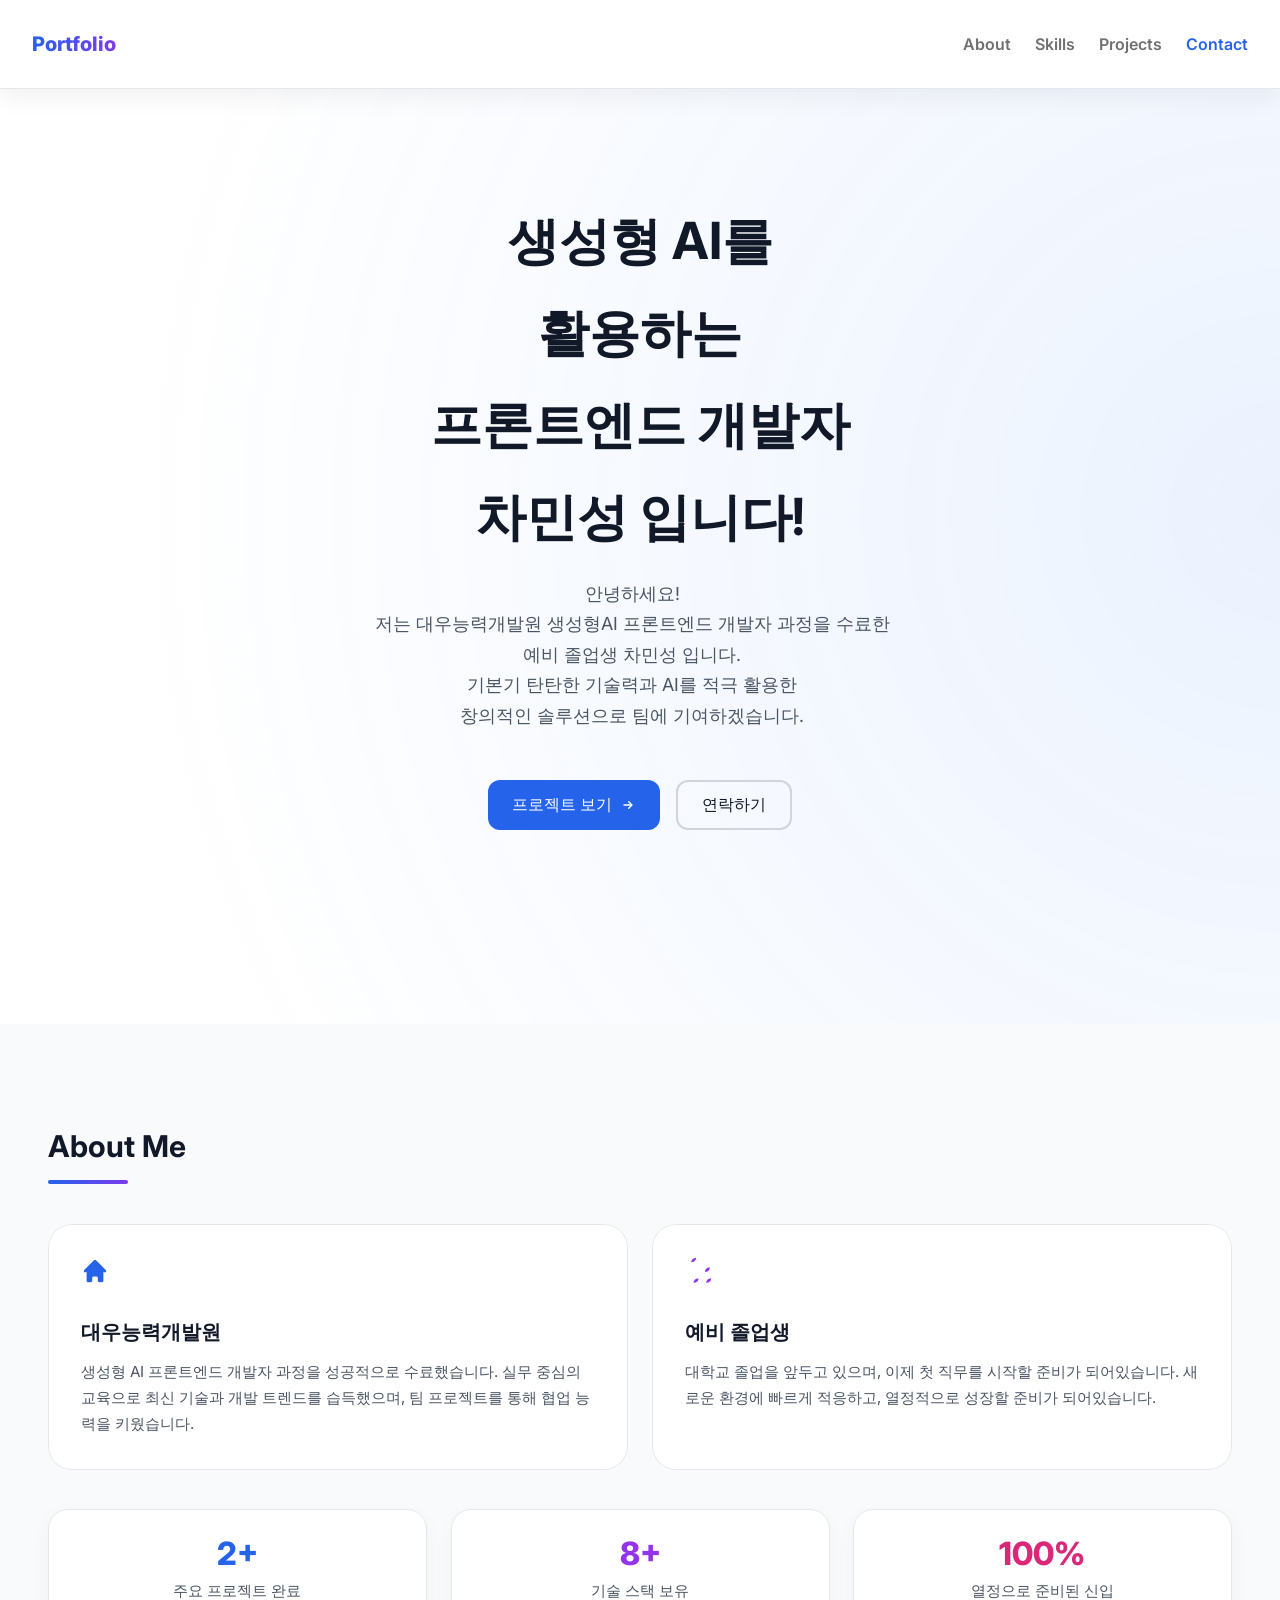
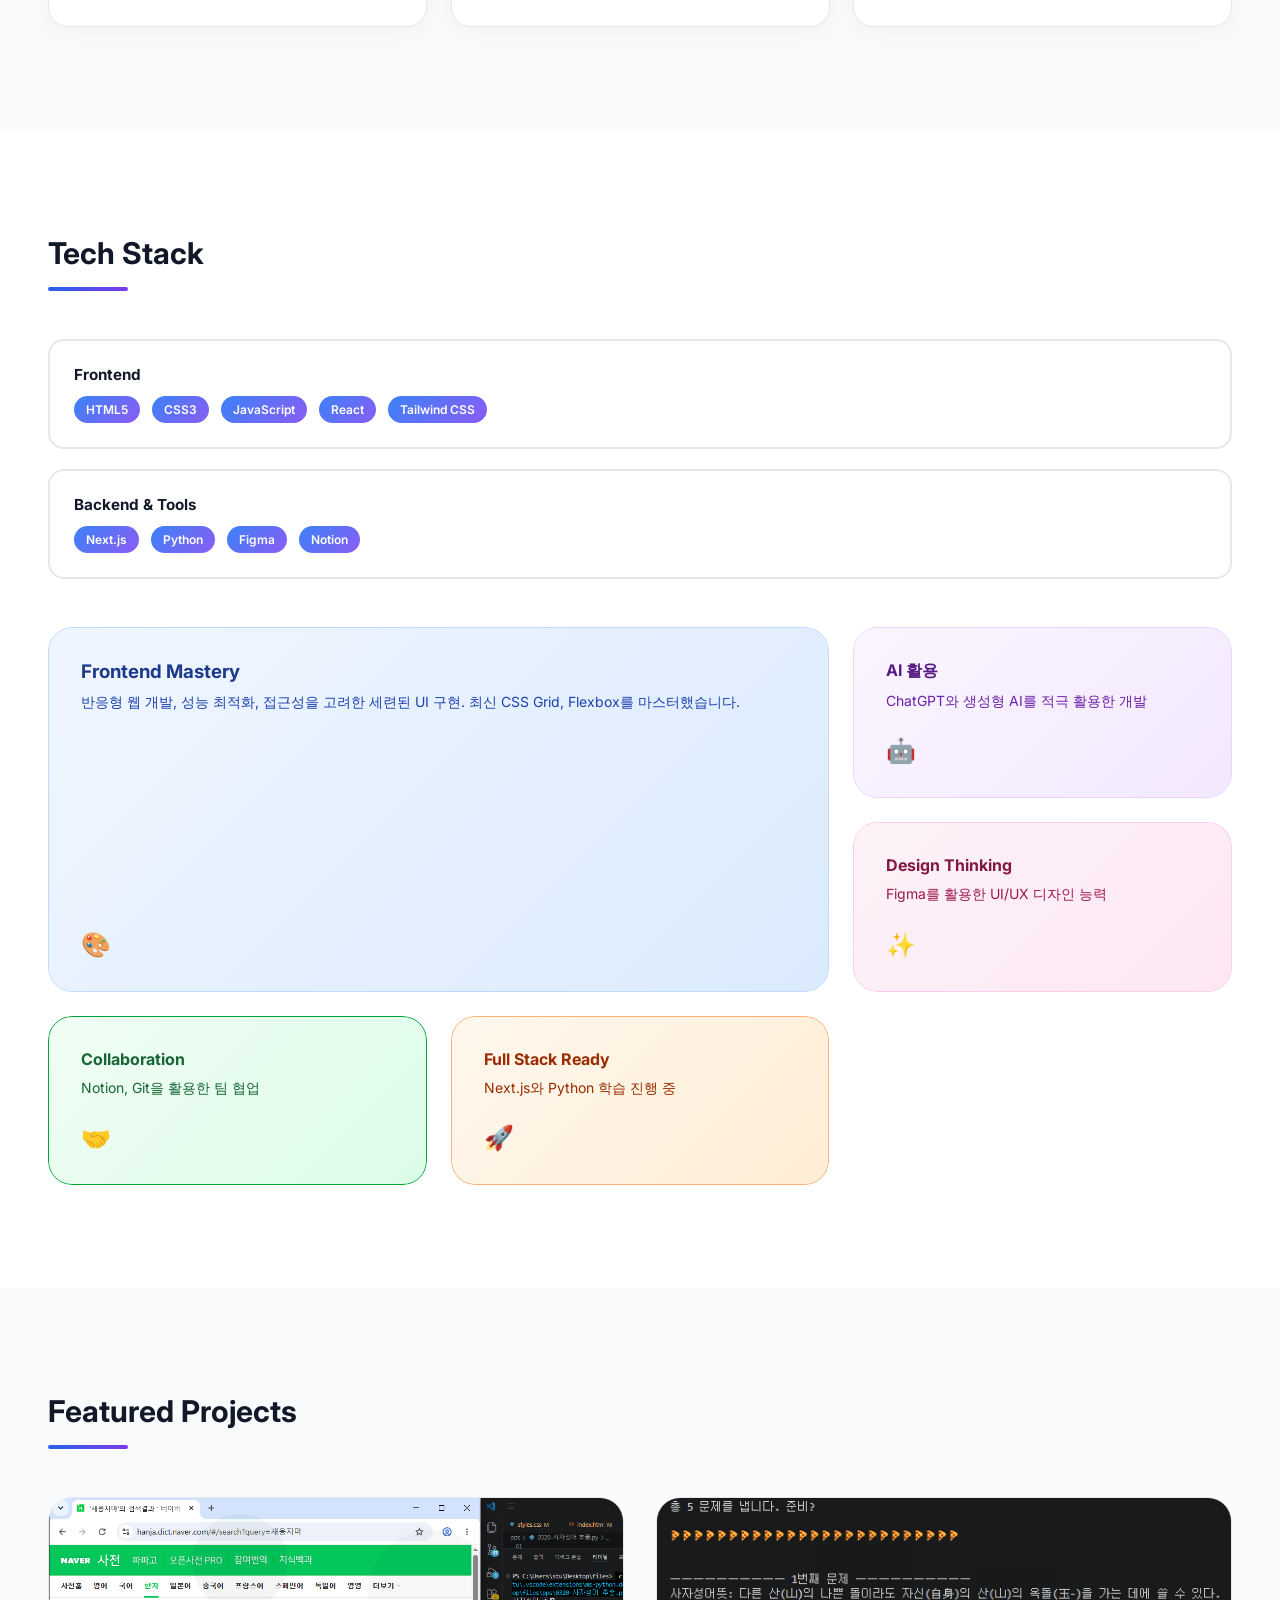
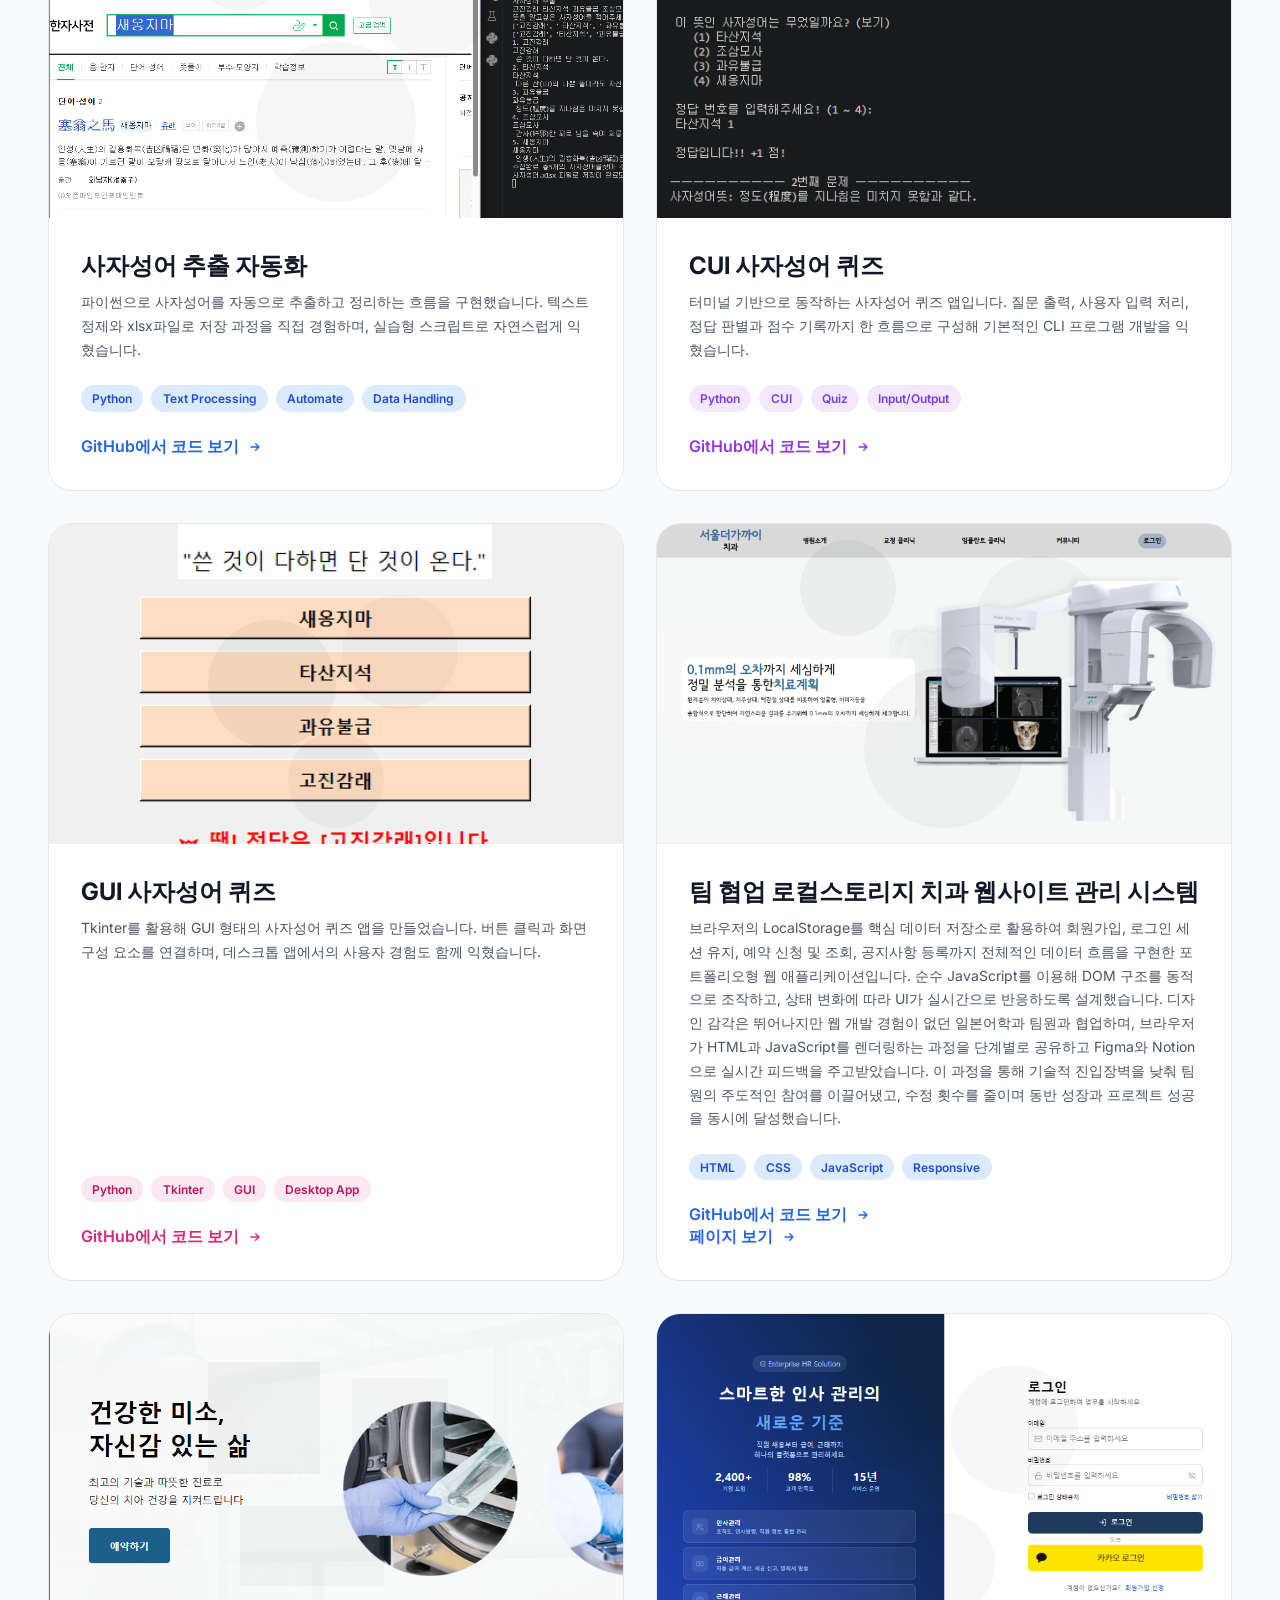
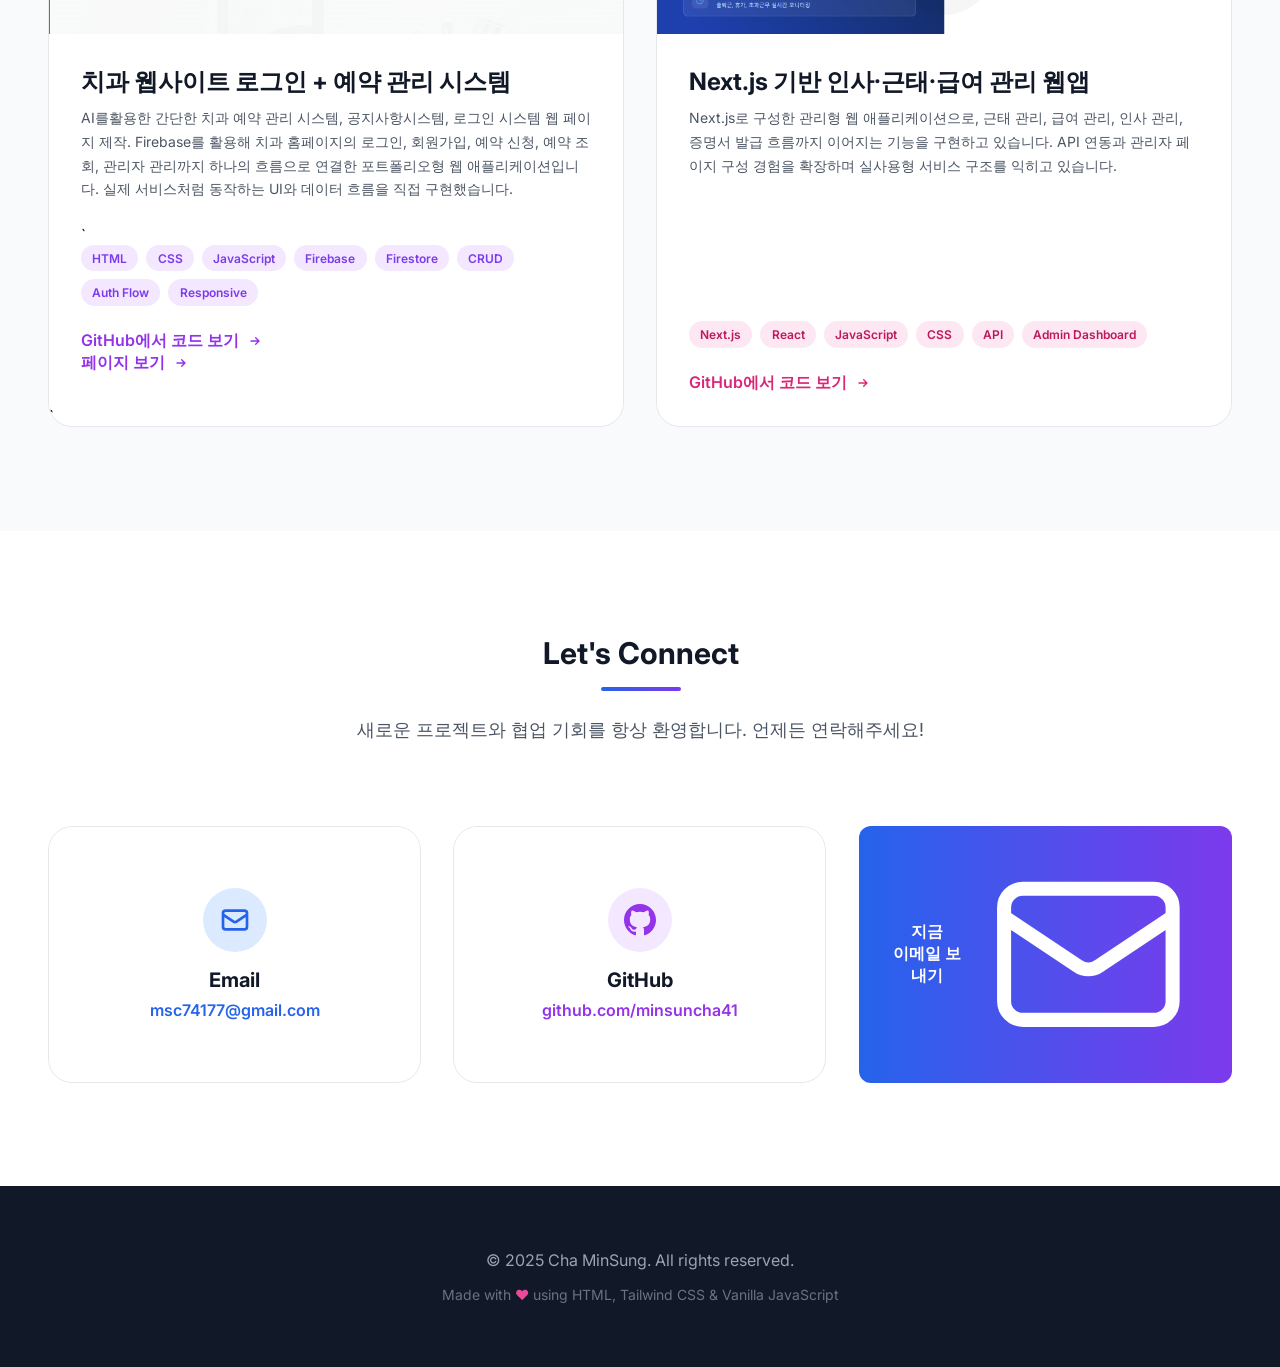
<file: index.html>
<!DOCTYPE html>
<html lang="ko">

<head>
    <meta charset="UTF-8">
    <meta name="viewport" content="width=device-width, initial-scale=1.0">
    <title>Cha MinSung | AI-Powered Frontend Developer</title>

    <link href="https://fonts.googleapis.com/css2?family=Inter:wght@400;500;600;700;800&display=swap" rel="stylesheet">

    <!-- Custom CSS -->
    <link rel="stylesheet" href="styles.css">
</head>

<body class="page-body">
    <!-- Navigation -->
    <nav class="site-nav">
        <div class="site-container">
            <div class="nav-bar">
                <div class="brand-block">
                    <span class="brand-title">
                        Portfolio
                    </span>
                </div>
                <div class="main-menu">
                    <a href="#about" class="nav-link">About</a>
                    <a href="#skills" class="nav-link">Skills</a>
                    <a href="#projects" class="nav-link">Projects</a>
                    <a href="#contact" class="nav-link">Contact</a>
                </div>
                <button class="menu-toggle" id="mobileMenuBtn">
                    <svg class="menu-icon" fill="none" stroke="currentColor" viewBox="0 0 24 24">
                        <path stroke-linecap="round" stroke-linejoin="round" stroke-width="2"
                            d="M4 6h16M4 12h16M4 18h16"></path>
                    </svg>
                </button>
            </div>
        </div>
    </nav>

    <!-- Mobile Menu -->
    <div id="mobileMenu" class="mobile-menu hidden">
        <div class="mobile-menu-list">
            <a href="#about" class="mobile-menu-link">About</a>
            <a href="#skills" class="mobile-menu-link">Skills</a>
            <a href="#projects" class="mobile-menu-link">Projects</a>
            <a href="#contact" class="mobile-menu-link">Contact</a>
        </div>
    </div>

    <!-- Hero Section -->
    <section id="hero" class="hero-section fade-in">
        <div class="site-container">
            <div class="hero-stack">
                <div class="hero-copy">
                    <h1 class="hero-title">
                        생성형 AI를 <br>
                        <span class="hero-highlight">
                            활용하는
                        </span>
                        <br>
                        프론트엔드 개발자 <br> 차민성 입니다!
                    </h1>
                    <p class="hero-description">
                        안녕하세요! <br> 저는 대우능력개발원 생성형AI 프론트엔드 개발자 과정을 수료한 <br> 예비 졸업생 차민성 입니다. <br>
                        기본기 탄탄한 기술력과 AI를 적극 활용한 <br> 창의적인 솔루션으로 팀에 기여하겠습니다.
                    </p>
                </div>
                <div class="hero-actions">
                    <a href="#projects" class="hero-button primary">
                        프로젝트 보기
                        <svg class="w-4 h-4" fill="none" stroke="currentColor" viewBox="0 0 24 24">
                            <path stroke-linecap="round" stroke-linejoin="round" stroke-width="2"
                                d="M13 7l5 5m0 0l-5 5m5-5H6"></path>
                        </svg>
                    </a>
                    <a href="#contact" class="hero-button secondary">
                        연락하기
                    </a>
                </div>
            </div>
        </div>
    </section>

    <!-- About Section -->
    <section id="about" class="section-block about-section">
        <div class="site-container">
            <div class="section-stack">
                <div class="fade-in">
                    <h2 class="section-title">About Me</h2>
                    <div class="section-line"></div>
                </div>

                <div class="info-grid">
                    <!-- About Card 1 -->
                    <div class="fade-in card-hover">
                        <div class="info-card">
                            <div class="mb-4">
                                <svg class="info-icon info-icon-blue" fill="currentColor" viewBox="0 0 20 20">
                                    <path
                                        d="M10.707 2.293a1 1 0 00-1.414 0l-7 7a1 1 0 001.414 1.414L4 10.414V17a1 1 0 001 1h2a1 1 0 001-1v-2a1 1 0 011-1h2a1 1 0 011 1v2a1 1 0 001 1h2a1 1 0 001-1v-6.586l.293.293a1 1 0 001.414-1.414l-7-7z">
                                    </path>
                                </svg>
                            </div>
                            <h3 class="info-card-title">대우능력개발원</h3>
                            <p class="info-card-copy">
                                생성형 AI 프론트엔드 개발자 과정을 성공적으로 수료했습니다.
                                실무 중심의 교육으로 최신 기술과 개발 트렌드를 습득했으며,
                                팀 프로젝트를 통해 협업 능력을 키웠습니다.
                            </p>
                        </div>
                    </div>

                    <!-- About Card 2 -->
                    <div class="fade-in card-hover" style="animation-delay: 0.1s">
                        <div class="info-card">
                            <div class="mb-4">
                                <svg class="info-icon info-icon-purple" fill="currentColor" viewBox="0 0 20 20">
                                    <path fill-rule="evenodd"
                                        d="M6.267 3.455a3.066 3.066 0 001.745-2.723 3.066 3.066 0 00-3.58 3.03A3.066 3.066 0 006.267 3.455zm9.8 6.817a3.066 3.066 0 001.745-2.723 3.066 3.066 0 00-3.58 3.03 3.066 3.066 0 001.835-.307zm.896 7.776a3.066 3.066 0 001.745-2.723 3.066 3.066 0 00-3.58 3.03 3.066 3.066 0 001.835-.307zm-9.022 0a3.066 3.066 0 001.745-2.723 3.066 3.066 0 00-3.58 3.03 3.066 3.066 0 001.835-.307z">
                                    </path>
                                </svg>
                            </div>
                            <h3 class="info-card-title">예비 졸업생</h3>
                            <p class="info-card-copy">
                                대학교 졸업을 앞두고 있으며,
                                이제 첫 직무를 시작할 준비가 되어있습니다.
                                새로운 환경에 빠르게 적응하고, 열정적으로 성장할 준비가 되어있습니다.
                            </p>
                        </div>
                    </div>
                </div>

                <!-- Stats -->
                <div class="stats-grid">
                    <div class="fade-in stat-item">
                        <div class="stat-number stat-number-blue">2+</div>
                        <p class="stat-label">주요 프로젝트 완료</p>
                    </div>
                    <div class="fade-in stat-item" style="animation-delay: 0.1s">
                        <div class="stat-number stat-number-purple">8+</div>
                        <p class="stat-label">기술 스택 보유</p>
                    </div>
                    <div class="fade-in stat-item" style="animation-delay: 0.2s">
                        <div class="stat-number stat-number-pink">100%</div>
                        <p class="stat-label">열정으로 준비된 신입</p>
                    </div>
                </div>
            </div>
        </div>
    </section>

    <!-- Tech Stack Section -->
    <section id="skills" class="section-block skills-section">
        <div class="site-container">
            <div class="section-stack">
                <div class="fade-in">
                    <h2 class="section-title">Tech Stack</h2>
                    <div class="section-line"></div>
                </div>

                <!-- Tech Badges -->
                <div class="fade-in">
                    <div class="badge-list">
                        <!-- Frontend -->
                        <div class="tech-badge">
                            <span class="badge-group-title">Frontend</span>
                            <div class="badge-row">
                                <span class="badge">HTML5</span>
                                <span class="badge">CSS3</span>
                                <span class="badge">JavaScript</span>
                                <span class="badge">React</span>
                                <span class="badge">Tailwind CSS</span>
                            </div>
                        </div>

                        <!-- Backend & More -->
                        <div class="tech-badge">
                            <span class="badge-group-title">Backend &
                                Tools</span>
                            <div class="badge-row">
                                <span class="badge">Next.js</span>
                                <span class="badge">Python</span>
                                <span class="badge">Figma</span>
                                <span class="badge">Notion</span>
                            </div>
                        </div>
                    </div>
                </div>

                <!-- Bento Grid Skills -->
                <div class="fade-in skill-grid">
                    <!-- Large Card -->
                    <div class="lg:col-span-2 lg:row-span-2 card-hover">
                        <div class="skill-card skill-card-main">
                            <div>
                                <h3 class="skill-card-title skill-card-title-blue">Frontend Mastery</h3>
                                <p class="skill-card-copy skill-card-copy-blue">
                                    반응형 웹 개발, 성능 최적화, 접근성을 고려한 세련된 UI 구현.
                                    최신 CSS Grid, Flexbox를 마스터했습니다.
                                </p>
                            </div>
                            <div class="skill-card-icon">🎨</div>
                        </div>
                    </div>

                    <!-- Small Cards -->
                    <div class="card-hover">
                        <div class="skill-card skill-card-ai">
                            <div>
                                <h4 class="skill-card-title skill-card-title-purple">AI 활용</h4>
                                <p class="skill-card-copy skill-card-copy-purple">ChatGPT와 생성형 AI를 적극 활용한 개발</p>
                            </div>
                            <div class="skill-card-icon">🤖</div>
                        </div>
                    </div>

                    <div class="card-hover">
                        <div class="skill-card skill-card-design">
                            <div>
                                <h4 class="skill-card-title skill-card-title-pink">Design Thinking</h4>
                                <p class="skill-card-copy skill-card-copy-pink">Figma를 활용한 UI/UX 디자인 능력</p>
                            </div>
                            <div class="skill-card-icon">✨</div>
                        </div>
                    </div>

                    <div class="card-hover">
                        <div class="skill-card skill-card-collab">
                            <div>
                                <h4 class="skill-card-title skill-card-title-green">Collaboration</h4>
                                <p class="skill-card-copy skill-card-copy-green">Notion, Git을 활용한 팀 협업</p>
                            </div>
                            <div class="skill-card-icon">🤝</div>
                        </div>
                    </div>

                    <div class="card-hover">
                        <div class="skill-card skill-card-stack ">
                            <div>
                                <h4 class="skill-card-title skill-card-title-orange">Full Stack Ready</h4>
                                <p class="skill-card-copy skill-card-copy-orange">Next.js와 Python 학습 진행 중</p>
                            </div>
                            <div class="skill-card-icon">🚀</div>
                        </div>
                    </div>
                </div>
            </div>
        </div>
    </section>

    <!-- Projects Section -->
    <section id="projects" class="section-block projects-section">
        <div class="site-container">
            <div class="section-stack">
                <div class="fade-in">
                    <h2 class="section-title">Featured Projects</h2>
                    <div class="section-line"></div>
                </div>

                <div class="project-grid">
                    <!-- Project 1 -->
                    <div class="fade-in card-hover group">
                        <div class="project-card">
                            <div class="project-visual project-visual-blue">
                                <div class="project-overlay">
                                    <svg class="project-overlay-svg" fill="currentColor" viewBox="0 0 100 100">
                                        <circle cx="20" cy="20" r="15" opacity="0.3" />
                                        <circle cx="80" cy="30" r="20" opacity="0.2" />
                                        <circle cx="50" cy="70" r="25" opacity="0.25" />
                                    </svg>
                                </div>
                                <div class="project-emoji"></div>
                            </div>
                            <div class="project-content">
                                <h3 class="project-title">사자성어 추출 자동화</h3>
                                <p class="project-description">
                                    파이썬으로 사자성어를 자동으로 추출하고 정리하는 흐름을 구현했습니다.
                                    텍스트 정제와 xlsx파일로 저장 과정을 직접 경험하며, 실습형 스크립트로 자연스럽게 익혔습니다.
                                </p>
                                <div class="project-tag-list">
                                    <span class="project-tag project-tag-blue">Python</span>
                                    <span class="project-tag project-tag-blue">Text Processing</span>
                                    <span class="project-tag project-tag-blue">Automate</span>
                                    <span class="project-tag project-tag-blue">Data Handling</span>
                                </div>
                                <a href="https://github.com/minsuncha41/pppysjsocc" target="_blank"
                                    class="project-link project-link-blue">
                                    GitHub에서 코드 보기
                                    <svg class="w-4 h-4" fill="none" stroke="currentColor" viewBox="0 0 24 24">
                                        <path stroke-linecap="round" stroke-linejoin="round" stroke-width="2"
                                            d="M13 7l5 5m0 0l-5 5m5-5H6"></path>
                                    </svg>
                                </a>
                            </div>
                        </div>
                    </div>

                    <!-- Project 2 -->
                    <div class="fade-in card-hover group" style="animation-delay: 0.1s">
                        <div class="project-card">
                            <div class="project-visual project-visual-purple">
                                <div class="project-overlay">
                                    <svg class="project-overlay-svg" fill="currentColor" viewBox="0 0 100 100">
                                        <rect x="10" y="10" width="30" height="30" opacity="0.3" />
                                        <rect x="60" y="20" width="25" height="25" opacity="0.2" />
                                        <rect x="15" y="60" width="35" height="35" opacity="0.25" />
                                    </svg>
                                </div>
                                <div class="project-emoji1"></div>

                            </div>
                            <div class="project-content">
                                <h3 class="project-title">CUI 사자성어 퀴즈</h3>
                                <p class="project-description">
                                    터미널 기반으로 동작하는 사자성어 퀴즈 앱입니다.
                                    질문 출력, 사용자 입력 처리, 정답 판별과 점수 기록까지 한 흐름으로 구성해
                                    기본적인 CLI 프로그램 개발을 익혔습니다.
                                </p>
                                <div class="project-tag-list">
                                    <span class="project-tag project-tag-purple">Python</span>
                                    <span class="project-tag project-tag-purple">CUI</span>
                                    <span class="project-tag project-tag-purple">Quiz</span>
                                    <span class="project-tag project-tag-purple">Input/Output</span>
                                </div>
                                <a href="https://github.com/minsuncha41/pppysjsocc" target="_blank"
                                    class="project-link project-link-purple">
                                    GitHub에서 코드 보기
                                    <svg class="w-4 h-4" fill="none" stroke="currentColor" viewBox="0 0 24 24">
                                        <path stroke-linecap="round" stroke-linejoin="round" stroke-width="2"
                                            d="M13 7l5 5m0 0l-5 5m5-5H6"></path>
                                    </svg>
                                </a>
                            </div>
                        </div>
                    </div>

                    <!-- Project 3 -->
                    <div class="fade-in card-hover group" style="animation-delay: 0.2s">
                        <div class="project-card">
                            <div class="project-visual project-visual-pink">
                                <div class="project-overlay">
                                    <svg class="project-overlay-svg" fill="currentColor" viewBox="0 0 100 100">
                                        <circle cx="30" cy="50" r="20" opacity="0.3" />
                                        <circle cx="70" cy="40" r="18" opacity="0.2" />
                                        <circle cx="50" cy="80" r="15" opacity="0.25" />
                                    </svg>
                                </div>
                                <div class="project-emoji2"></div>

                            </div>
                            <div class="project-content">
                                <h3 class="project-title">GUI 사자성어 퀴즈</h3>
                                <p class="project-description">
                                    Tkinter를 활용해 GUI 형태의 사자성어 퀴즈 앱을 만들었습니다.
                                    버튼 클릭과 화면 구성 요소를 연결하며, 데스크톱 앱에서의 사용자 경험도 함께 익혔습니다.
                                </p>
                                <div class="project-tag-list">
                                    <span class="project-tag project-tag-pink">Python</span>
                                    <span class="project-tag project-tag-pink">Tkinter</span>
                                    <span class="project-tag project-tag-pink">GUI</span>
                                    <span class="project-tag project-tag-pink">Desktop App</span>
                                </div>
                                <a href="https://github.com/minsuncha41/pppysjsocc" target="_blank"
                                    class="project-link project-link-pink">
                                    GitHub에서 코드 보기
                                    <svg class="w-4 h-4" fill="none" stroke="currentColor" viewBox="0 0 24 24">
                                        <path stroke-linecap="round" stroke-linejoin="round" stroke-width="2"
                                            d="M13 7l5 5m0 0l-5 5m5-5H6"></path>
                                    </svg>
                                </a>
                            </div>
                        </div>
                    </div>

                    <!-- Project 4 -->
                    <div class="fade-in card-hover group" style="animation-delay: 0.3s">
                        <div class="project-card">
                            <div class="project-visual project-visual-blue">
                                <div class="project-overlay">
                                    <svg class="project-overlay-svg" fill="currentColor" viewBox="0 0 100 100">
                                        <circle cx="20" cy="20" r="15" opacity="0.3" />
                                        <circle cx="80" cy="30" r="20" opacity="0.2" />
                                        <circle cx="50" cy="70" r="25" opacity="0.25" />
                                    </svg>
                                </div>
                                <div class="project-emoji3"></div>
                            </div>
                            <div class="project-content">
                                <h3 class="project-title">팀 협업 로컬스토리지 치과 웹사이트 관리 시스템</h3>
                                <p class="project-description">브라우저의 LocalStorage를 핵심 데이터 저장소로 활용하여 회원가입, 로그인 세션 유지, 예약
                                    신청 및 조회, 공지사항 등록까지 전체적인 데이터 흐름을 구현한 포트폴리오형 웹 애플리케이션입니다. 순수 JavaScript를 이용해 DOM 구조를
                                    동적으로 조작하고, 상태 변화에 따라 UI가 실시간으로 반응하도록 설계했습니다. 디자인 감각은 뛰어나지만 웹 개발 경험이 없던 일본어학과 팀원과
                                    협업하며, 브라우저가 HTML과 JavaScript를 렌더링하는 과정을 단계별로 공유하고 Figma와 Notion으로 실시간 피드백을 주고받았습니다.
                                    이 과정을 통해 기술적 진입장벽을 낮춰 팀원의 주도적인 참여를 이끌어냈고, 수정 횟수를 줄이며 동반 성장과 프로젝트 성공을 동시에 달성했습니다.
                                </p>
                                <div class="project-tag-list">
                                    <span class="project-tag project-tag-blue">HTML</span>
                                    <span class="project-tag project-tag-blue">CSS</span>
                                    <span class="project-tag project-tag-blue">JavaScript</span>
                                    <span class="project-tag project-tag-blue">Responsive</span>
                                </div>
                                <a href="https://github.com/minsuncha41/stu26/tree/master" target="_blank"
                                    class="project-link project-link-blue">
                                    GitHub에서 코드 보기
                                    <svg class="w-4 h-4" fill="none" stroke="currentColor" viewBox="0 0 24 24">
                                        <path stroke-linecap="round" stroke-linejoin="round" stroke-width="2"
                                            d="M13 7l5 5m0 0l-5 5m5-5H6"></path>
                                    </svg>
                                </a>
                                <a href=" https://minsuncha41.github.io/stu26/" target="_blank"
                                    class="project-link project-link-blue">
                                    페이지 보기
                                    <svg class="w-4 h-4" fill="none" stroke="currentColor" viewBox="0 0 24 24">
                                        <path stroke-linecap="round" stroke-linejoin="round" stroke-width="2"
                                            d="M13 7l5 5m0 0l-5 5m5-5H6"></path>
                                    </svg>
                                </a>
                            </div>
                        </div>
                    </div>

                    <!-- Project 5 -->
                    <div class="fade-in card-hover group" style="animation-delay: 0.4s">
                        <div class="project-card">
                            <div class="project-visual project-visual-purple">
                                <div class="project-overlay">
                                    <svg class="project-overlay-svg" fill="currentColor" viewBox="0 0 100 100">
                                        <rect x="10" y="15" width="35" height="35" opacity="0.3" />
                                        <rect x="55" y="20" width="30" height="25" opacity="0.2" />
                                        <rect x="20" y="60" width="45" height="25" opacity="0.25" />
                                    </svg>
                                </div>
                                <div class="project-emoji4"></div>
                            </div>
                            <div class="project-content">
                                <h3 class="project-title">치과 웹사이트 로그인 + 예약 관리 시스템</h3>
                                <p class="project-description">
                                    AI를활용한 간단한 치과 예약 관리 시스템, 공지사항시스템, 로그인 시스템 웹 페이지 제작. Firebase를 활용해 치과 홈페이지의 로그인,
                                    회원가입, 예약 신청, 예약 조회, 관리자
                                    관리까지
                                    하나의 흐름으로 연결한 포트폴리오형 웹 애플리케이션입니다.
                                    실제 서비스처럼 동작하는 UI와 데이터 흐름을 직접 구현했습니다.
                                </p>`
                                <div class="project-tag-list">
                                    <span class="project-tag project-tag-purple">HTML</span>
                                    <span class="project-tag project-tag-purple">CSS</span>
                                    <span class="project-tag project-tag-purple">JavaScript</span>
                                    <span class="project-tag project-tag-purple">Firebase</span>
                                    <span class="project-tag project-tag-purple">Firestore</span>
                                    <span class="project-tag project-tag-purple">CRUD</span>
                                    <span class="project-tag project-tag-purple">Auth Flow</span>
                                    <span class="project-tag project-tag-purple">Responsive</span>
                                </div>
                                <a href="https://github.com/minsuncha41/cgaiplgt" target="_blank"
                                    class="project-link project-link-purple">
                                    GitHub에서 코드 보기
                                    <svg class="w-4 h-4" fill="none" stroke="currentColor" viewBox="0 0 24 24">
                                        <path stroke-linecap="round" stroke-linejoin="round" stroke-width="2"
                                            d="M13 7l5 5m0 0l-5 5m5-5H6"></path>
                                    </svg>
                                </a>
                                <a href="https://minsuncha41.github.io/cgaiplgt/" target="_blank"
                                    class="project-link project-link-purple">
                                    페이지 보기
                                    <svg class="w-4 h-4" fill="none" stroke="currentColor" viewBox="0 0 24 24">
                                        <path stroke-linecap="round" stroke-linejoin="round" stroke-width="2"
                                            d="M13 7l5 5m0 0l-5 5m5-5H6"></path>
                                    </svg>
                                </a>
                            </div>`
                        </div>
                    </div>

                    <!-- Project 6 -->

                    <div class="fade-in card-hover group" style="animation-delay: 0.5s">
                        <div class="project-card">
                            <div class="project-visual project-visual-pink">
                                <div class="project-overlay">
                                    <svg class="project-overlay-svg" fill="currentColor" viewBox="0 0 100 100">
                                        <circle cx="30" cy="30" r="18" opacity="0.3" />
                                        <circle cx="72" cy="36" r="20" opacity="0.2" />
                                        <circle cx="50" cy="78" r="16" opacity="0.25" />
                                    </svg>
                                </div>
                                <div class="project-emoji5"></div>
                            </div>
                            <div class="project-content">
                                <h3 class="project-title">Next.js 기반 인사·근태·급여 관리 웹앱</h3>
                                <p class="project-description">
                                    Next.js로 구성한 관리형 웹 애플리케이션으로, 근태 관리, 급여 관리, 인사 관리,
                                    증명서 발급 흐름까지 이어지는 기능을 구현하고 있습니다.
                                    API 연동과 관리자 페이지 구성 경험을 확장하며 실사용형 서비스 구조를 익히고 있습니다.
                                </p>
                                <div class="project-tag-list">
                                    <span class="project-tag project-tag-pink">Next.js</span>
                                    <span class="project-tag project-tag-pink">React</span>
                                    <span class="project-tag project-tag-pink">JavaScript</span>
                                    <span class="project-tag project-tag-pink">CSS</span>
                                    <span class="project-tag project-tag-pink">API</span>
                                    <span class="project-tag project-tag-pink">Admin Dashboard</span>
                                </div>
                                <a href="https://github.com/minsuncha41/stu.pub" target="_blank"
                                    class="project-link project-link-pink">
                                    GitHub에서 코드 보기
                                    <svg class="w-4 h-4" fill="none" stroke="currentColor" viewBox="0 0 24 24">
                                        <path stroke-linecap="round" stroke-linejoin="round" stroke-width="2"
                                            d="M13 7l5 5m0 0l-5 5m5-5H6"></path>
                                    </svg>
                                </a>
                            </div>
                        </div>
                    </div>
                </div>
            </div>
        </div>
    </section>

    <!-- Contact Section -->
    <section id="contact" class="section-block contact-section">
        <div class="site-container">
            <div class="section-stack">
                <div class="fade-in contact-intro">
                    <h2 class="section-title">Let's Connect</h2>
                    <div class="section-line centered"></div>
                    <p class="contact-intro-copy">
                        새로운 프로젝트와 협업 기회를 항상 환영합니다.
                        언제든 연락해주세요!
                    </p>
                </div>

                <div class="contact-grid">
                    <!-- Email Card -->
                    <div class="fade-in card-hover">
                        <div class="contact-card">
                            <div class="contact-icon contact-icon-blue">
                                <svg class="contact-icon-svg contact-icon-svg-blue" fill="none" stroke="currentColor"
                                    viewBox="0 0 24 24">
                                    <path stroke-linecap="round" stroke-linejoin="round" stroke-width="2"
                                        d="M3 8l7.89 5.26a2 2 0 002.22 0L21 8M5 19h14a2 2 0 002-2V7a2 2 0 00-2-2H5a2 2 0 00-2 2v10a2 2 0 002 2z">
                                    </path>
                                </svg>
                            </div>
                            <h3 class="contact-card-title">Email</h3>
                            <a href="mailto:your.email@example.com" class="contact-link contact-link-blue">
                                msc74177@gmail.com
                            </a>
                        </div>
                    </div>

                    <!-- GitHub Card -->
                    <div class="fade-in card-hover" style="animation-delay: 0.1s">
                        <div class="contact-card">
                            <div class="contact-icon contact-icon-purple">
                                <svg class="contact-icon-svg contact-icon-svg-purple" fill="currentColor"
                                    viewBox="0 0 24 24">
                                    <path
                                        d="M12 0c-6.626 0-12 5.373-12 12 0 5.302 3.438 9.8 8.207 11.387.599.111.793-.261.793-.577v-2.234c-3.338.726-4.033-1.416-4.033-1.416-.546-1.387-1.333-1.756-1.333-1.756-1.089-.745.083-.729.083-.729 1.205.084 1.839 1.237 1.839 1.237 1.07 1.834 2.807 1.304 3.492.997.107-.775.418-1.305.762-1.604-2.665-.305-5.467-1.334-5.467-5.931 0-1.311.469-2.381 1.236-3.221-.124-.303-.535-1.524.117-3.176 0 0 1.008-.322 3.301 1.23.957-.266 1.983-.399 3.003-.404 1.02.005 2.047.138 3.006.404 2.291-1.552 3.297-1.23 3.297-1.23.653 1.653.242 2.874.118 3.176.77.84 1.235 1.911 1.235 3.221 0 4.609-2.807 5.624-5.479 5.921.43.372.823 1.102.823 2.222v 3.293c0 .319.192.694.801.576 4.765-1.589 8.199-6.086 8.199-11.386 0-6.627-5.373-12-12-12z" />
                                </svg>
                            </div>
                            <h3 class="contact-card-title">GitHub</h3>
                            <a href="https://github.com/minsuncha41" target="_blank"
                                class="contact-link contact-link-purple">
                                github.com/minsuncha41
                            </a>
                        </div>
                    </div>
                    <!-- 
                    <div class="fade-in card-hover" style="animation-delay: 0.2s">
                        <div class="contact-card">
                            <div class="contact-icon contact-icon-pink">
                                <svg class="contact-icon-svg contact-icon-svg-pink" fill="currentColor"
                                    viewBox="0 0 24 24">
                                    <path
                                        d="M20.447 20.452h-3.554v-5.569c0-1.328-.027-3.037-1.852-3.037-1.853 0-2.136 1.445-2.136 2.939v5.667H9.351V9h3.414v1.561h.046c.477-.9 1.637-1.85 3.37-1.85 3.601 0 4.267 2.37 4.267 5.455v6.286zM5.337 7.433c-1.144 0-2.063-.926-2.063-2.065 0-1.138.92-2.063 2.063-2.063 1.14 0 2.064.925 2.064 2.063 0 1.139-.925 2.065-2.064 2.065zm1.782 13.019H3.555V9h3.564v11.452zM22.225 0H1.771C.792 0 0 .774 0 1.729v20.542C0 23.227.792 24 1.771 24h20.451C23.2 24 24 23.227 24 22.271V1.729C24 .774 23.2 0 22.225 0z" />
                                </svg>
                            </div>
                            <h3 class="contact-card-title">LinkedIn</h3>
                            <a href="https://linkedin.com/in/yourprofile" target="_blank"
                                class="contact-link contact-link-pink">
                                linkedin.com/in/yourprofile
                            </a>
                        </div>
                    </div>
                    -->

                    <!-- CTA Section -->
                    <div class="fade-in cta-area">
                        <a href="mailto:msc74177@gmail.com" class="cta-button">
                            지금 <br> 이메일 보내기
                            <svg class="button-icon" fill="none" stroke="currentColor" viewBox="0 0 24 24">
                                <path stroke-linecap="round" stroke-linejoin="round" stroke-width="1.5"
                                    d="M3 8l7.89 5.26a2 2 0 002.22 0L21 8M5 19h14a2 2 0 002-2V7a2 2 0 00-2-2H5a2 2 0 00-2 2v10a2 2 0 002 2z">
                                </path>
                            </svg>
                        </a>
                    </div>
                </div>
            </div>
        </div>
    </section>

    <!-- Footer -->
    <footer class="page-footer">
        <div class="site-container footer-content">
            <p class="footer-copy">
                © 2025 Cha MinSung. All rights reserved.
            </p>
            <p class="footer-meta">
                Made with <span class="footer-heart">❤</span> using HTML, Tailwind CSS & Vanilla JavaScript
            </p>
        </div>
    </footer>

    <!-- JavaScript -->
    <script src="script.js"></script>
</body>

</html>
</file>
<file: styles.css>
/* ===================================
   Custom Styles for Portfolio
   =================================== */

* {
    scroll-behavior: smooth;
}

body {
    font-family: 'Inter', sans-serif;
    -webkit-font-smoothing: antialiased;
    -moz-osx-font-smoothing: grayscale;
}

/* ===================================
   Animations
   =================================== */

@keyframes fadeIn {
    from {
        opacity: 0;
        transform: translateY(20px);
    }

    to {
        opacity: 1;
        transform: translateY(0);
    }
}

@keyframes slideDown {
    from {
        opacity: 0;
        transform: translateY(-10px);
    }

    to {
        opacity: 1;
        transform: translateY(0);
    }
}

@keyframes float {

    0%,
    100% {
        transform: translateY(0px);
    }

    50% {
        transform: translateY(-10px);
    }
}

@keyframes shimmer {
    0% {
        background-position: -1000px 0;
    }

    100% {
        background-position: 1000px 0;
    }
}

/* ===================================
   Fade-in Effect (Intersection Observer)
   =================================== */

.fade-in {
    opacity: 0;
    transform: translateY(30px);
    animation: fadeIn 0.6s ease-out forwards;
}

.fade-in:nth-child(1) {
    animation-delay: 0s;
}

.fade-in:nth-child(2) {
    animation-delay: 0.1s;
}

.fade-in:nth-child(3) {
    animation-delay: 0.2s;
}

.fade-in:nth-child(4) {
    animation-delay: 0.3s;
}

.fade-in:nth-child(5) {
    animation-delay: 0.4s;
}

/* ===================================
   Card Hover Effects
   =================================== */

.card-hover {
    background: transparent;
    border-radius: 1.5rem;
    overflow: hidden;
    transition: all 0.3s cubic-bezier(0.4, 0, 0.2, 1);
}


.card-hover:hover {
    transform: translateY(-8px);
    box-shadow: 0 20px 40px rgba(0, 0, 0, 0.1);
}

/* ===================================
   Hover Link Effects
   =================================== */

.hover-link {
    position: relative;
    transition: all 0.3s ease;
}

.hover-link::after {
    content: '';
    position: absolute;
    width: 0;
    height: 2px;
    bottom: -4px;
    left: 0;
    background: linear-gradient(90deg, #3b82f6, #8b5cf6);
    transition: width 0.3s ease;
}

.hover-link:hover::after {
    width: 100%;
}

/* ===================================
   Lift Effect
   =================================== */

.hover-lift {
    transition: all 0.3s cubic-bezier(0.4, 0, 0.2, 1);
}

.hover-lift:hover {
    transform: translateY(-4px);
    box-shadow: 0 20px 40px rgba(59, 130, 246, 0.3);
}

.hover-lift:active {
    transform: translateY(-2px);
}

/* ===================================
   Tech Stack Section
   =================================== */

.tech-badge {
    background: white;
    border: 2px solid #e5e7eb;
    border-radius: 16px;
    padding: 24px;
    transition: all 0.3s ease;
    flex: 1;
    min-width: 280px;
}

.tech-badge:hover {
    border-color: #3b82f6;
    box-shadow: 0 10px 30px rgba(59, 130, 246, 0.1);
}

.badge {
    display: inline-block;
    padding: 6px 12px;
    background: linear-gradient(135deg, #3b82f6, #8b5cf6);
    color: white;
    border-radius: 20px;
    font-size: 12px;
    font-weight: 600;
    transition: all 0.3s ease;
}

.badge:hover {
    transform: scale(1.05);
    box-shadow: 0 5px 15px rgba(59, 130, 246, 0.3);
}

/* ===================================
   Bento Grid Section
   =================================== */

.bento-grid {
    display: grid;
    grid-template-columns: repeat(auto-fit, minmax(200px, 1fr));
    gap: 16px;
    grid-auto-rows: auto;
}

.bento-item {
    transition: all 0.3s ease;
}

.bento-item:hover {
    transform: scale(1.02);
}

/* ===================================
   Navigation
   =================================== */

nav {
    animation: slideDown 0.5s ease-out;
}

/* ===================================
   Responsive Design
   =================================== */

@media (max-width: 768px) {
    .fade-in {
        animation-duration: 0.4s;
    }

    .card-hover:hover {
        transform: translateY(-4px);
    }

    .hover-lift:hover {
        transform: translateY(-2px);
    }

    .tech-badge {
        min-width: auto;
    }


}

/* ===================================
   Reduced Motion Support
   =================================== */

@media (prefers-reduced-motion: reduce) {
    * {
        animation-duration: 0.01ms !important;
        animation-iteration-count: 1 !important;
        transition-duration: 0.01ms !important;
    }

    .fade-in {
        opacity: 1;
        transform: none;
    }

    .card-hover:hover,
    .hover-lift:hover {
        transform: none;
    }
}

/* ===================================
   Text Utilities
   =================================== */

.text-shadow-sm {
    text-shadow: 0 1px 2px rgba(0, 0, 0, 0.05);
}

.line-through-gradient {
    background: linear-gradient(90deg, #3b82f6, #8b5cf6);
    height: 3px;
    width: 100%;
    border-radius: 2px;
}

/* ===================================
   Button States
   =================================== */

button {
    cursor: pointer;
    transition: all 0.3s ease;
}

button:active {
    transform: scale(0.98);
}

/* ===================================
   Link States
   =================================== */

a {
    transition: color 0.3s ease;
}

a:visited {
    color: inherit;
}

/* ===================================
   Focus States (Accessibility)
   =================================== */

button:focus-visible,
a:focus-visible,
input:focus-visible {
    outline: 2px solid #3b82f6;
    outline-offset: 2px;
}

/* ===================================
   Scrollbar Styling
   =================================== */

::-webkit-scrollbar {
    width: 10px;
}

::-webkit-scrollbar-track {
    background: #f1f5f9;
}

::-webkit-scrollbar-thumb {
    background: #cbd5e1;
    border-radius: 5px;
}

::-webkit-scrollbar-thumb:hover {
    background: #94a3b8;
}

/* ===================================
   Selection Color
   =================================== */

::selection {
    background: linear-gradient(135deg, #3b82f6, #8b5cf6);
    color: white;
}

::-moz-selection {
    background: linear-gradient(135deg, #3b82f6, #8b5cf6);
    color: white;
}

/* ===================================
   Custom Gradient Text
   =================================== */

.gradient-text {
    background: linear-gradient(135deg, #3b82f6, #8b5cf6, #ec4899);
    -webkit-background-clip: text;
    -webkit-text-fill-color: transparent;
    background-clip: text;
}

/* ===================================
   Loading Animation
   =================================== */

.loading-shimmer {
    background: linear-gradient(90deg,
            #f3f4f6,
            #e5e7eb,
            #f3f4f6);
    background-size: 1000px 100%;
    animation: shimmer 2s infinite;
}

/* ===================================
   Smooth Scroll Behavior (already in HTML)
   =================================== */

html {
    scroll-behavior: smooth;
    scroll-padding-top: 96px;
}

section[id] {
    scroll-margin-top: 96px;
}

/* ===================================
   Dark Mode Support (Optional)
   =================================== */

@media (prefers-color-scheme: dark) {
    /* You can add dark mode styles here if needed */
}

/* ===================================
   Print Styles
   =================================== */

@media print {

    nav,
    footer {
        display: none;
    }

    a {
        color: #3b82f6;
        text-decoration: underline;
    }
}

/* ===================================
   Extra: Smooth Page Load
   =================================== */

html {
    opacity: 1;
    transition: opacity 0.3s ease;
}

/* ===================================
   Section Spacing Utilities
   =================================== */

section {
    position: relative;
}

section::before {
    content: '';
    position: absolute;
    top: 0;
    left: 0;
    width: 100%;
    height: 100%;
    pointer-events: none;
}

/* ===================================
   Floating Animation
   =================================== */

.float {
    animation: float 3s ease-in-out infinite;
}

/* ===================================
   Custom Spacing
   =================================== */

.gap-gradient {
    background: linear-gradient(90deg, transparent, rgba(59, 130, 246, 0.1), transparent);
}

/* ===================================
   Text Truncation Utilities
   =================================== */

.line-clamp-2 {
    display: -webkit-box;
    line-clamp: 2;
    -webkit-line-clamp: 2;
    -webkit-box-orient: vertical;
    overflow: hidden;
}

.line-clamp-3 {
    display: -webkit-box;
    line-clamp: 3;
    -webkit-line-clamp: 3;
    -webkit-box-orient: vertical;
    overflow: hidden;
}

/* ===================================
   Button Styles Enhancement
   =================================== */

.btn-primary {
    background: linear-gradient(135deg, #3b82f6, #8b5cf6);
    color: white;
    font-weight: 600;
    border-radius: 8px;
    padding: 12px 24px;
    transition: all 0.3s ease;
    border: none;
}

.btn-primary:hover {
    transform: translateY(-2px);
    box-shadow: 0 10px 30px rgba(59, 130, 246, 0.3);
}

.btn-secondary {
    background: white;
    color: #1f2937;
    border: 2px solid #e5e7eb;
    font-weight: 600;
    border-radius: 8px;
    padding: 12px 24px;
    transition: all 0.3s ease;
}

.btn-secondary:hover {
    border-color: #3b82f6;
    background: #eff6ff;
    color: #3b82f6;
}

/* ===================================
   Hero Section Enhancement
   =================================== */

#hero {
    position: relative;
    overflow: hidden;
}

#hero::before {
    content: '';
    position: absolute;
    top: -50%;
    right: -50%;
    width: 200%;
    height: 200%;
    background: radial-gradient(circle, rgba(59, 130, 246, 0.1) 0%, transparent 70%);
    animation: float 20s ease-in-out infinite;
    pointer-events: none;
}

#hero>* {
    position: relative;
    z-index: 1;
}

/* ===================================
   Semantic layout classes
   =================================== */

.page-body {
    margin: 0;
    background: #ffffff;
    color: #111827;
    font-family: 'Inter', sans-serif;
    -webkit-font-smoothing: antialiased;
    -moz-osx-font-smoothing: grayscale;
}

.site-nav {
    position: fixed;
    top: 0;
    left: 0;
    width: 100%;
    background: rgba(255, 255, 255, 0.96);
    border-bottom: 1px solid #e5e7eb;
    box-shadow: 0 8px 24px rgba(15, 23, 42, 0.06);
    backdrop-filter: blur(12px);
    z-index: 1000;
}

.site-container {
    max-width: 1280px;
    margin: 0 auto;
    padding: 1rem 2rem;
}

.nav-bar {
    display: flex;
    align-items: center;
    justify-content: space-between;
    min-height: 3.5rem;
}

.brand-block {
    flex-shrink: 0;
}

.brand-title {
    display: inline-block;
    font-size: 1.25rem;
    font-weight: 800;
    background: linear-gradient(90deg, #2563eb, #7c3aed);
    -webkit-background-clip: text;
    background-clip: text;
    -webkit-text-fill-color: transparent;
    color: transparent;
}

.main-menu {
    display: none;
    align-items: center;
    gap: 1.5rem;
}

.nav-link {
    color: #707070;
    text-decoration: none;
    font-weight: 600;
    transition: color 0.3s ease;
}

.nav-link:hover {
    color: #000000;
}

.menu-toggle {
    display: inline-flex;
    align-items: center;
    justify-content: center;
    border: 0;
    background: transparent;
    color: #4b5563;
    padding: 0.4rem;
    border-radius: 0.5rem;
    cursor: pointer;
    transition: all 0.2s ease;
}

.menu-toggle:hover {
    background: #f3f4f6;
    color: #111827;
}

.menu-icon {
    width: 1.5rem;
    height: 1.5rem;
    transition: transform 0.3s ease;
}

@media (min-width: 768px) {
    .main-menu {
        display: flex;
    }

    .menu-toggle {
        display: none;
    }

    .mobile-menu {
        display: none;
    }

}

.mobile-menu {
    position: fixed;
    top: 85.7px;
    left: 0;
    width: 100%;
    background: #ffffff;
    border-bottom: 1px solid #e5e7eb;
    z-index: 40;
    transition: all 0.3s ease;
}

.mobile-menu.hidden {
    opacity: 0;
    pointer-events: none;
    transform: translateY(-10px);
}

.mobile-menu-list {
    padding: 1rem;
    display: flex;
    flex-direction: column;
    gap: 0.5rem;
}

.mobile-menu-link {
    display: block;
    padding: 0.5rem 0.75rem;
    color: #4b5563;
    text-decoration: none;
    border-radius: 0.5rem;
}

.mobile-menu-link:hover {
    background: #f9fafb;
    color: #111827;
}

.hero-stack {
    display: flex;
    flex-direction: column;
    gap: 2rem;
}

.hero-copy {
    width: 100%;
    max-width: 42rem;
    margin: 0 auto;
    display: flex;
    flex-direction: column;
    text-align: center;
    gap: 1rem;
}

.hero-title {
    margin: 0;
    font-size: 2.25rem;
    font-weight: 700;
    line-height: 1.8;
}

.hero-accent {
    display: inline-block;
    background: linear-gradient(90deg, #2563eb, #7c3aed, #db2777);
    -webkit-background-clip: text;
    background-clip: text;
    color: transparent;
}

.hero-description {
    margin: 0;
    max-width: 43rem;
    font-size: 1.125rem;
    line-height: 1.7;
    color: #4b5563;
}

.hero-actions {
    margin: 0 auto;
    display: flex;
    flex-wrap: wrap;
    gap: 1rem;
}

.info-grid,
.stats-grid,
.badge-list,
.skill-grid,
.project-grid,
.contact-grid {
    display: grid;
    gap: 1.5rem;
}

.info-grid {
    grid-template-columns: 1fr;
}

.stats-grid {
    grid-template-columns: 1fr;
}

.badge-list {
    gap: 1.25rem;
}

.badge-row {
    display: flex;
    flex-wrap: wrap;
    gap: 0.75rem;
    margin-top: 0.75rem;
}

.badge-group-title {
    display: block;
    font-size: 0.95rem;
    font-weight: 700;
    color: #111827;
}

.skill-grid {
    grid-template-columns: 1fr;
}

.skill-grid .card-hover:first-child {
    grid-column: span 1;
}

.section-block {
    padding: 5.5rem 1rem;
}

.about-section,
.projects-section {
    background: #f9fafb;
}

.skills-section,
.contact-section {
    background: #ffffff;
}

.section-stack {
    display: flex;
    flex-direction: column;
    gap: 3rem;
}

.about-section .section-stack {
    gap: 2.5rem;
}

.info-card {
    padding: 2rem;
    display: flex;
    flex-direction: column;
    gap: 0.85rem;
    min-height: 100%;
}

.info-card-title {
    margin: 0;
    font-size: 1.25rem;
    font-weight: 700;
    color: #111827;
}

.info-card-copy {
    margin: 0;
    color: #4b5563;
    line-height: 1.7;
    font-size: 0.95rem;
}

.info-icon {
    width: 1.75rem;
    height: 1.75rem;
}

.info-icon-blue {
    color: #2563eb;
}

.info-icon-purple {
    color: #9333ea;
}

.stat-item {
    background: #ffffff;
    border: 1px solid #e5e7eb;
    border-radius: 1.25rem;
    padding: 1.5rem;
    text-align: center;
    box-shadow: 0 6px 20px rgba(15, 23, 42, 0.04);
}

.stat-number {
    font-size: 2rem;
    font-weight: 800;
    margin-bottom: 0.5rem;
}

.stat-number-blue {
    color: #2563eb;
}

.stat-number-purple {
    color: #9333ea;
}

.stat-number-pink {
    color: #db2777;
}

.stat-label {
    margin: 0;
    color: #4b5563;
    font-size: 0.95rem;
}

.page-footer {

    background: #111827;
    color: #f3f4f6;
    padding: 3rem 1rem;
}

.footer-content {
    text-align: center;
}

.hero-button {
    display: inline-flex;
    align-items: center;
    gap: 0.5rem;
    padding: 0.75rem 1.5rem;
    border-radius: 0.75rem;
    font-weight: 500;
    text-decoration: none;
    transition: all 0.3s ease;
}

.hero-button.primary {
    background: #2563eb;
    color: #ffffff;
}

.hero-button.primary:hover {
    background: #1d4ed8;
}

.hero-button.secondary {
    border: 2px solid #d1d5db;
    color: #111827;
    background: transparent;
}

.hero-button.secondary:hover {
    border-color: #2563eb;
    background: #eff6ff;
}

.hero-section {
    padding: calc(8rem + 50px) 1rem;
}

.section-title {
    margin: 0 0 1rem;
    font-size: 1.875rem;
    font-weight: 700;
}

.section-line {
    width: 5rem;
    height: 0.25rem;
    border-radius: 9999px;
    background: linear-gradient(90deg, #2563eb, #7c3aed);
}

.section-line.centered {
    margin: 0 auto 1.5rem;
}

.info-card,
.contact-card,
.project-card {
    background: #ffffff;
    border: 1px solid #e5e7eb;
    border-radius: 1.5rem;
    box-shadow: 0 1px 2px rgba(0, 0, 0, 0.05);
    height: 100%;
}

.info-icon-wrap {
    margin-bottom: 0.25rem;
}

.contact-card {
    padding: 2rem;
    text-align: center;
    display: flex;
    flex-direction: column;
    justify-content: center;
}

.contact-card a {
    text-align: center;
    display: flex;
    flex-direction: column;
    justify-content: center;
}

.project-card {
    overflow: hidden;
    display: flex;
    flex-direction: column;
    transition: box-shadow 0.3s ease, transform 0.3s ease;
}

.project-card:hover {
    box-shadow: 0 20px 40px rgba(0, 0, 0, 0.12);
    transform: translateY(-4px);
}

.project-visual {
    height: 20rem;
    display: flex;
    align-items: center;
    justify-content: center;
    overflow: hidden;
    position: relative;
}

.project-overlay {
    position: absolute;
    inset: 0;
    opacity: 0.15;
}

.project-overlay-svg {
    width: 100%;
    height: 100%;
}

.project-tag-list {
    display: flex;
    flex-wrap: wrap;
    gap: 0.5rem;
    margin-bottom: 1.5rem;
}

.project-tag {
    display: inline-flex;
    align-items: center;
    padding: 0.35rem 0.7rem;
    border-radius: 999px;
    font-size: 0.75rem;
    font-weight: 600;
}

.project-tag-blue {
    background: #dbeafe;
    color: #1d4ed8;
}

.project-tag-purple {
    background: #f3e8ff;
    color: #7c3aed;
}

.project-tag-pink {
    background: #fce7f3;
    color: #be185d;
}

.project-visual-blue {
    background: linear-gradient(135deg, #3b82f6, #2563eb);
}

.project-visual-purple {
    background: linear-gradient(135deg, #a855f7, #9333ea);
}

.project-visual-pink {
    background: linear-gradient(135deg, #ec4899, #db2777);
}

.skill-card {
    border-radius: 1.5rem;
    padding: 2rem;
    height: 100%;
    display: flex;
    flex-direction: column;
    justify-content: space-between;
    border: 1px solid transparent;
}

.skill-card-main {
    background: linear-gradient(135deg, #eff6ff, #dbeafe);
    border-color: #bfdbfe;
}

.skill-card-ai {
    background: linear-gradient(135deg, #faf5ff, #f3e8ff);
    border-color: #e9d5ff;
}

.skill-card-design {
    background: linear-gradient(135deg, #fdf2f8, #fce7f3);
    border-color: #fbcfe8;
}

.skill-card-collab {
    background: linear-gradient(135deg, #f0fdf4, #dcfce7);
    border-color: #00a53a;
}

.skill-card-stack {
    background: linear-gradient(135deg, #fff7ed, #ffedd5);
    border-color: #ffb077;
}

.skill-card-title {
    margin: 0 0 0.5rem;
    font-weight: 700;
}

.skill-card-title-blue {
    color: #1e3a8a;
}

.skill-card-title-purple {
    color: #581c87;
}

.skill-card-title-pink {
    color: #831843;
}

.skill-card-title-green {
    color: #166534;
}

.skill-card-title-orange {
    color: #9a2c00;
}

.skill-card-copy {
    margin: 0;
    font-size: 0.875rem;
    line-height: 1.6;
}

.skill-card-copy-blue {
    color: #1e40af;
}

.skill-card-copy-purple {
    color: #6b21a8;
}

.skill-card-copy-pink {
    color: #9d174d;
}

.skill-card-copy-green {
    color: #166534;
}

.skill-card-copy-orange {
    color: #9a2c00;
}

.skill-card-icon {
    margin-top: 1.5rem;
    font-size: 1.5rem;
}

.project-media {
    position: relative;
    display: flex;
    align-items: center;
    justify-content: center;
    width: 100%;
    height: 100%;
    min-height: 180px;
    z-index: 10;
}

.project-image {
    width: 100%;
    height: 100%;
    object-fit: cover;
    display: block;
}

.project-image-fallback {
    position: absolute;
    inset: 0;
    display: flex;
    align-items: center;
    justify-content: center;
    padding: 1rem;
    color: #ffffff;
    font-size: 0.95rem;
    font-weight: 600;
    letter-spacing: 0.04em;
    background: rgba(255, 255, 255, 0.14);
    backdrop-filter: blur(4px);
    text-align: center;
}

.project-image:not([src=""])+.project-image-fallback {
    display: none;
}

.contact-icon {
    display: inline-flex;
    align-items: center;
    justify-content: center;
    width: 4rem;
    height: 4rem;
    border-radius: 9999px;
    margin: 0 auto 1rem;
}

.contact-icon-blue {
    background: #dbeafe;
}

.contact-icon-purple {
    background: #f3e8ff;
}

.contact-icon-pink {
    background: #fce7f3;
}

.contact-icon-svg {
    width: 2rem;
    height: 2rem;
}

.contact-icon-svg-blue {
    color: #2563eb;
}

.contact-icon-svg-purple {
    color: #9333ea;
}

.contact-icon-svg-pink {
    color: #db2777;
}

.cta-button {
    width: 100%;
    display: inline-flex;
    align-items: center;
    justify-content: center;
    gap: 0.75rem;
    padding: 1rem 2rem;
    background: linear-gradient(90deg, #2563eb, #7c3aed);
    color: #ffffff;
    border-radius: 0.75rem;
    font-weight: 600;
    text-decoration: none;
    transition: all 0.3s ease;
}

.cta-button:hover {
    transform: translateY(-2px);
    box-shadow: 0 15px 30px rgba(59, 130, 246, 0.25);
}

.project-grid,
.contact-grid {
    display: grid;
    gap: 2rem;
}

.project-grid {
    grid-template-columns: repeat(1, minmax(0, 1fr));
}

.contact-grid {
    grid-template-columns: repeat(1, minmax(0, 1fr));
}

.project-content {
    padding: 2rem;
    display: flex;
    flex-direction: column;
    flex-grow: 1;
}

.project-title {
    margin: 0 0 0.5rem;
    font-size: 1.5rem;
    font-weight: 700;
}

.project-description {
    margin: 0 0 1.5rem;
    color: #4b5563;
    font-size: 0.875rem;
    line-height: 1.7;
    flex-grow: 1;
}

.project-tags {
    display: flex;
    flex-wrap: wrap;
    gap: 0.5rem;
    margin-bottom: 1.5rem;
}

.project-link,
.contact-link {
    display: inline-flex;
    align-items: center;
    gap: 0.5rem;
    font-weight: 600;
    text-decoration: none;
    transition: color 0.3s ease;
}

.project-link-blue,
.contact-link-blue {
    color: #2563eb;
}

.project-link-purple,
.contact-link-purple {
    color: #9333ea;
}

.project-link-pink,
.contact-link-pink {
    color: #db2777;
}

.project-link:hover,
.contact-link:hover {
    opacity: 0.85;
}

.contact-intro {
    max-width: 42rem;
    margin: 0 auto;
    text-align: center;
}

.contact-intro-copy {
    margin: 0 0 2rem;
    font-size: 1.125rem;
    color: #4b5563;
    line-height: 1.7;
}

.contact-card-title {
    margin: 0 0 0.5rem;
    font-size: 1.25rem;
    font-weight: 700;
}

.contact-card-title a {
    text-align: center;
}

.cta-area {
    text-align: center;
}

.footer-copy {
    margin: 0 0 1rem;
    color: #9ca3af;
}

.footer-meta {
    margin: 0;
    font-size: 0.875rem;
    color: #6b7280;
}

.footer-heart {
    color: #ec4899;
}

@media (min-width: 768px) {
    .info-grid {
        grid-template-columns: repeat(2, minmax(0, 1fr));
    }

    .stats-grid {
        grid-template-columns: repeat(3, minmax(0, 1fr));
    }

    .skill-grid {
        grid-template-columns: repeat(2, minmax(0, 1fr));
    }

    .skill-grid .card-hover:first-child {
        grid-column: span 2;
    }

    .project-grid {
        grid-template-columns: repeat(2, minmax(0, 1fr));
    }

    .contact-grid {
        grid-template-columns: repeat(3, minmax(0, 1fr));
    }
}

@media (min-width: 1024px) {
    .hero-stack {
        gap: 3rem;
    }

    .hero-copy {
        max-width: 44rem;
    }

    .hero-title {
        font-size: clamp(2.5rem, 4vw, 3.6rem);
    }

    .skill-grid {
        grid-template-columns: repeat(3, minmax(0, 1fr));
    }

    .skill-grid .card-hover:first-child {
        grid-column: span 2;
        grid-row: span 2;
    }
}

/* ===================================
   Tailwind-like utility layer converted to pure CSS
   =================================== */

:root {
    --bg-white: #ffffff;
    --bg-gray-50: #f9fafb;
    --bg-gray-100: #f3f4f6;
    --bg-gray-900: #111827;
    --text-gray-900: #111827;
    --text-gray-600: #4b5563;
    --text-gray-500: #6b7280;
    --text-gray-400: #9ca3af;
    --text-gray-100: #f3f4f6;
    --text-blue-600: #2563eb;
    --text-blue-700: #1d4ed8;
    --text-blue-800: #1e40af;
    --text-blue-900: #1e3a8a;
    --text-purple-600: #9333ea;
    --text-purple-700: #7e22ce;
    --text-purple-800: #6b21a8;
    --text-purple-900: #581c87;
    --text-pink-600: #db2777;
    --text-pink-700: #be185d;
    --text-pink-800: #9d174d;
    --text-pink-900: #831843;
    --text-green-800: #166534;
    --text-orange-800: #9a2c00;
    --border-gray-100: #f3f4f6;
    --border-gray-200: #e5e7eb;
    --border-gray-300: #d1d5db;
    --border-blue-200: #bfdbfe;
    --border-purple-200: #e9d5ff;
    --border-pink-200: #fbcfe8;
    --border-green-200: #bbf7d0;
    --border-orange-200: #fed7aa;
}

* {
    box-sizing: border-box;
}

body {
    margin: 0;
    background: var(--bg-white);
    color: var(--text-gray-900);
}

img {
    display: block;
    max-width: 100%;
}

.container,
.max-w-7xl {
    max-width: 1280px;
    margin-left: auto;
    margin-right: auto;
}

.mx-auto {
    margin-left: auto;
    margin-right: auto;
}

.px-4 {
    padding-left: 1rem;
    padding-right: 1rem;
}

.px-6 {
    padding-left: 1.5rem;
    padding-right: 1.5rem;
}

.px-8 {
    padding-left: 2rem;
    padding-right: 2rem;
}

.py-4 {
    padding-top: 1rem;
    padding-bottom: 1rem;
}

.py-8 {
    padding-top: 2rem;
    padding-bottom: 2rem;
}

.py-12 {
    padding-top: 3rem;
    padding-bottom: 3rem;
}

.py-20 {
    padding-top: 5rem;
    padding-bottom: 5rem;
}

.pt-32 {
    padding-top: 8rem;
}

.pb-20 {
    padding-bottom: 5rem;
}

.p-6 {
    padding: 1.5rem;
}

.p-8 {
    padding: 2rem;
}

.mb-2 {
    margin-bottom: 0.5rem;
}

.mb-3 {
    margin-bottom: 0.75rem;
}

.mb-4 {
    margin-bottom: 1rem;
}

.mb-6 {
    margin-bottom: 1.5rem;
}

.mb-8 {
    margin-bottom: 2rem;
}

.mt-2 {
    margin-top: 0.5rem;
}

.mt-4 {
    margin-top: 1rem;
}

.mt-6 {
    margin-top: 1.5rem;
}

.flex {
    display: flex;
}

.inline-flex {
    display: inline-flex;
}

.grid {
    display: grid;
}

.block {
    display: block;
}

.hidden {
    display: none;
}

.flex-col {
    flex-direction: column;
}

.flex-wrap {
    flex-wrap: wrap;
}

.flex-grow {
    flex-grow: 1;
}

.flex-shrink-0 {
    flex-shrink: 0;
}

.items-center {
    align-items: center;
}

.justify-between {
    justify-content: space-between;
}

.justify-center {
    justify-content: center;
}

.gap-2 {
    gap: 0.5rem;
}

.gap-3 {
    gap: 0.75rem;
}

.gap-4 {
    gap: 1rem;
}

.gap-6 {
    gap: 1.5rem;
}

.gap-8 {
    gap: 2rem;
}

.space-y-2>*+* {
    margin-top: 0.5rem;
}

.space-y-8>*+* {
    margin-top: 2rem;
}

.space-y-12>*+* {
    margin-top: 3rem;
}

.space-x-8>*+* {
    margin-left: 2rem;
}

.w-full {
    width: 100%;
}

.w-4 {
    width: 1rem;
}

.w-5 {
    width: 1.25rem;
}

.w-6 {
    width: 1.5rem;
}

.w-8 {
    width: 2rem;
}

.w-12 {
    width: 3rem;
}

.w-16 {
    width: 4rem;
}

.w-20 {
    width: 5rem;
}

.h-1 {
    height: 0.25rem;
}

.h-4 {
    height: 1rem;
}

.h-5 {
    height: 1.25rem;
}

.h-6 {
    height: 1.5rem;
}

.h-8 {
    height: 2rem;
}

.h-12 {
    height: 3rem;
}

.h-16 {
    height: 4rem;
}

.h-48 {
    height: 12rem;
}

.h-full {
    height: 100%;
}

.rounded {
    border-radius: 0.25rem;
}

.rounded-lg {
    border-radius: 0.75rem;
}

.rounded-full {
    border-radius: 9999px;
}

.rounded-2xl {
    border-radius: 1.5rem;
}

.overflow-hidden {
    overflow: hidden;
}

.fixed {
    position: fixed;
}

.absolute {
    position: absolute;
}

.relative {
    position: relative;
}

.top-0 {
    top: 0;
}

.top-16 {
    top: 4rem;
}

.bottom-8 {
    bottom: 2rem;
}

.right-8 {
    right: 2rem;
}

.z-10 {
    z-index: 10;
}

.z-40 {
    z-index: 40;
}

.z-50 {
    z-index: 50;
}

.bg-white {
    background-color: var(--bg-white);
}

.bg-white\/80 {
    background-color: rgba(255, 255, 255, 0.8);
}

.bg-gray-50 {
    background-color: var(--bg-gray-50);
}

.bg-gray-100 {
    background-color: var(--bg-gray-100);
}

.bg-gray-900 {
    background-color: var(--bg-gray-900);
}

.bg-blue-50 {
    background-color: #eff6ff;
}

.bg-blue-100 {
    background-color: #dbeafe;
}

.bg-blue-600 {
    background-color: #2563eb;
}

.bg-blue-700 {
    background-color: #1d4ed8;
}

.bg-purple-50 {
    background-color: #faf5ff;
}

.bg-purple-100 {
    background-color: #f3e8ff;
}

.bg-purple-600 {
    background-color: #9333ea;
}

.bg-pink-50 {
    background-color: #fdf2f8;
}

.bg-pink-100 {
    background-color: #fce7f3;
}

.bg-pink-600 {
    background-color: #db2777;
}

.bg-green-100 {
    background-color: #dcfce7;
}

.bg-orange-100 {
    background-color: #ffedd5;
}

.text-white {
    color: #fff;
}

.text-gray-900 {
    color: var(--text-gray-900);
}

.text-gray-600 {
    color: var(--text-gray-600);
}

.text-gray-500 {
    color: var(--text-gray-500);
}

.text-gray-400 {
    color: var(--text-gray-400);
}

.text-gray-100 {
    color: var(--text-gray-100);
}

.text-blue-600 {
    color: var(--text-blue-600);
}

.text-blue-700 {
    color: var(--text-blue-700);
}

.text-blue-800 {
    color: var(--text-blue-800);
}

.text-blue-900 {
    color: var(--text-blue-900);
}

.text-purple-600 {
    color: var(--text-purple-600);
}

.text-purple-700 {
    color: var(--text-purple-700);
}

.text-purple-800 {
    color: var(--text-purple-800);
}

.text-purple-900 {
    color: var(--text-purple-900);
}

.text-pink-600 {
    color: var(--text-pink-600);
}

.text-pink-700 {
    color: var(--text-pink-700);
}

.text-pink-800 {
    color: var(--text-pink-800);
}

.text-pink-900 {
    color: var(--text-pink-900);
}

.text-green-800 {
    color: var(--text-green-800);
}

.text-orange-800 {
    color: var(--text-orange-800);
}

.text-transparent {
    color: transparent;
}

.text-center {
    text-align: center;
}

.break-all {
    word-break: break-all;
}

.font-sans {
    font-family: 'Inter', sans-serif;
}

.font-medium {
    font-weight: 500;
}

.font-semibold {
    font-weight: 600;
}

.font-bold {
    font-weight: 700;
}

.text-xs {
    font-size: 0.75rem;
}

.text-sm {
    font-size: 0.875rem;
}

.text-lg {
    font-size: 1.125rem;
}

.text-xl {
    font-size: 1.25rem;
}

.text-2xl {
    font-size: 1.5rem;
}

.text-3xl {
    font-size: 1.875rem;
}

.text-4xl {
    font-size: 2.25rem;
}

.text-5xl {
    font-size: 3rem;
}

.text-6xl {
    font-size: 3.75rem;
}

.leading-tight {
    line-height: 1.1;
}

.leading-relaxed {
    line-height: 1.7;
}

.uppercase {
    text-transform: uppercase;
}

.tracking-wider {
    letter-spacing: 0.08em;
}

.border-b {
    border-bottom: 1px solid;
}

.border {
    border: 1px solid;
}

.border-gray-100 {
    border-color: var(--border-gray-100);
}

.border-gray-200 {
    border-color: var(--border-gray-200);
}

.border-gray-300 {
    border-color: var(--border-gray-300);
}

.border-blue-200 {
    border-color: var(--border-blue-200);
}

.border-purple-200 {
    border-color: var(--border-purple-200);
}

.border-pink-200 {
    border-color: var(--border-pink-200);
}

.border-green-200 {
    border-color: var(--border-green-200);
}

.border-orange-200 {
    border-color: var(--border-orange-200);
}

.shadow-sm {
    box-shadow: 0 1px 2px rgba(0, 0, 0, 0.05);
}

.shadow-lg {
    box-shadow: 0 20px 40px rgba(0, 0, 0, 0.1);
}

.backdrop-blur-md {
    backdrop-filter: blur(12px);
}

.opacity-10 {
    opacity: 0.1;
}

.opacity-0 {
    opacity: 0;
}

.pointer-events-none {
    pointer-events: none;
}

.pointer-events-auto {
    pointer-events: auto;
}

.transition {
    transition: all 0.3s ease;
}

.transition-all {
    transition: all 0.3s ease;
}

.transition-shadow {
    transition: box-shadow 0.3s ease;
}

.bg-gradient-to-r {
    background-image: linear-gradient(90deg, var(--gradient-from, #2563eb), var(--gradient-via, transparent), var(--gradient-to, #7c3aed));
}

.bg-gradient-to-br {
    background-image: linear-gradient(135deg, var(--gradient-from, #2563eb), var(--gradient-via, transparent), var(--gradient-to, #7c3aed));
}

.from-blue-600 {
    --gradient-from: #2563eb;
}

.from-blue-50 {
    --gradient-from: #eff6ff;
}

.from-purple-50 {
    --gradient-from: #faf5ff;
}

.from-pink-50 {
    --gradient-from: #fdf2f8;
}

.from-green-50 {
    --gradient-from: #f0fdf4;
}

.from-orange-50 {
    --gradient-from: #fff7ed;
}

.via-purple-600 {
    --gradient-via: #9333ea;
}

.to-purple-600 {
    --gradient-to: #9333ea;
}

.to-pink-600 {
    --gradient-to: #db2777;
}

.to-blue-100 {
    --gradient-to: #dbeafe;
}

.to-purple-100 {
    --gradient-to: #f3e8ff;
}

.to-pink-100 {
    --gradient-to: #fce7f3;
}

.to-green-100 {
    --gradient-to: #dcfce7;
}

.to-orange-100 {
    --gradient-to: #ffedd5;
}

.bg-clip-text {
    -webkit-background-clip: text;
    background-clip: text;
}

.hover\:bg-blue-50:hover {
    background-color: #eff6ff;
}

.hover\:bg-blue-700:hover {
    background-color: #1d4ed8;
}

.hover\:bg-gray-50:hover {
    background-color: #f9fafb;
}

.hover\:text-blue-700:hover {
    color: var(--text-blue-700);
}

.hover\:text-blue-600:hover {
    color: var(--text-blue-600);
}

.hover\:text-gray-900:hover {
    color: var(--text-gray-900);
}

.hover\:text-purple-700:hover {
    color: var(--text-purple-700);
}

.hover\:text-pink-700:hover {
    color: var(--text-pink-700);
}

.hover\:border-blue-600:hover {
    border-color: #2563eb;
}

.hover\:shadow-lg:hover {
    box-shadow: 0 20px 40px rgba(0, 0, 0, 0.12);
}

@media (min-width: 640px) {
    .sm\:px-6 {
        padding-left: 1.5rem;
        padding-right: 1.5rem;
    }

    .sm\:text-4xl {
        font-size: 2.25rem;
    }

    .sm\:text-5xl {
        font-size: 3rem;
    }

    .sm\:text-xl {
        font-size: 1.25rem;
    }

    .sm\:grid-cols-2 {
        grid-template-columns: repeat(2, minmax(0, 1fr));
    }

    .sm\:grid-cols-3 {
        grid-template-columns: repeat(3, minmax(0, 1fr));
    }
}

@media (min-width: 768px) {
    .md\:flex {
        display: flex;
    }

    .md\:hidden {
        display: none;
    }

    .md\:grid-cols-2 {
        grid-template-columns: repeat(2, minmax(0, 1fr));
    }

    .md\:grid-cols-3 {
        grid-template-columns: repeat(3, minmax(0, 1fr));
    }
}

@media (min-width: 1024px) {
    .lg\:px-8 {
        padding-left: 2rem;
        padding-right: 2rem;
    }

    .lg\:text-6xl {
        font-size: 3.75rem;
    }

    .lg\:grid-cols-4 {
        grid-template-columns: repeat(4, minmax(0, 1fr));
    }

    .lg\:grid-cols-2 {
        grid-template-columns: repeat(2, minmax(0, 1fr));
    }

    .lg\:col-span-2 {
        grid-column: span 2 / span 2;
    }

    .lg\:row-span-2 {
        grid-row: span 2 / span 2;
    }
}

@media (max-width: 767px) {
    .md\:flex {
        display: none;
    }
}

@media (prefers-reduced-motion: reduce) {

    *,
    *::before,
    *::after {
        animation-duration: 0.01ms !important;
        animation-iteration-count: 1 !important;
        transition-duration: 0.01ms !important;
        scroll-behavior: auto !important;
    }
}

/* Additional layout helpers */

nav {
    animation: slideDown 0.5s ease-out;
}

section {
    position: relative;
}

button {
    cursor: pointer;
    transition: all 0.3s ease;
}

button:active {
    transform: scale(0.98);
}

button:focus-visible,
a:focus-visible,
input:focus-visible {
    outline: 2px solid #3b82f6;
    outline-offset: 2px;
}

.card-hover {
    position: relative;
    overflow: hidden;
    border-radius: 1.5rem;
}

.ripple {
    position: absolute;
    border-radius: 50%;
    background: rgba(59, 130, 246, 0.3);
    transform: scale(0);
    animation: ripple-animation 0.6s ease-out;
    pointer-events: none;
}

@keyframes ripple-animation {
    to {
        transform: scale(4);
        opacity: 0;
    }
}

.keyboard-nav {
    outline: none;
}

/* ===================================
   Responsive Adjustments
   =================================== */

@media (max-width: 1024px) {
    .fade-in {
        animation-duration: 0.5s;
    }
}

@media (max-width: 640px) {
    .tech-badge {
        padding: 16px;
    }

    .badge {
        font-size: 11px;
        padding: 5px 10px;
    }

    .card-hover:hover {
        transform: translateY(-2px);
    }
}

/* ===================================
   Performance Optimization
   =================================== */

.will-animate {
    will-change: transform, opacity;
}

@media (prefers-reduced-motion: no-preference) {
    .fade-in {
        will-change: transform, opacity;
    }
}











.project-emoji {
    width: 100%;
    height: 100%;
    background-image: url(./imgs/sjsoimg.png);
    background-size: cover;
}


.project-emoji1 {
    width: 100%;
    height: 100%;
    background-image: url(./imgs/sjsocuiimg.png);
    background-size: cover;
    background-position: center;
}

.project-emoji2 {
    width: 100%;
    height: 100%;
    background-image: url(./imgs/sjsoguiimg.png);
    background-size: cover;
    background-position: center;
}

.project-emoji3 {
    width: 100%;
    height: 100%;
    background-image: url(./imgs/cgimg.png);
    background-size: cover;
    background-position: center;
}

.project-emoji4 {
    width: 100%;
    height: 100%;
    background-image: url(./imgs/aicgpj.png);
    background-size: cover;
    background-position: center;
}

.project-emoji5 {
    width: 100%;
    height: 100%;
    background-image: url(./imgs/isglpj.png);
    background-size: cover;
    background-position: center;
}
</file>
